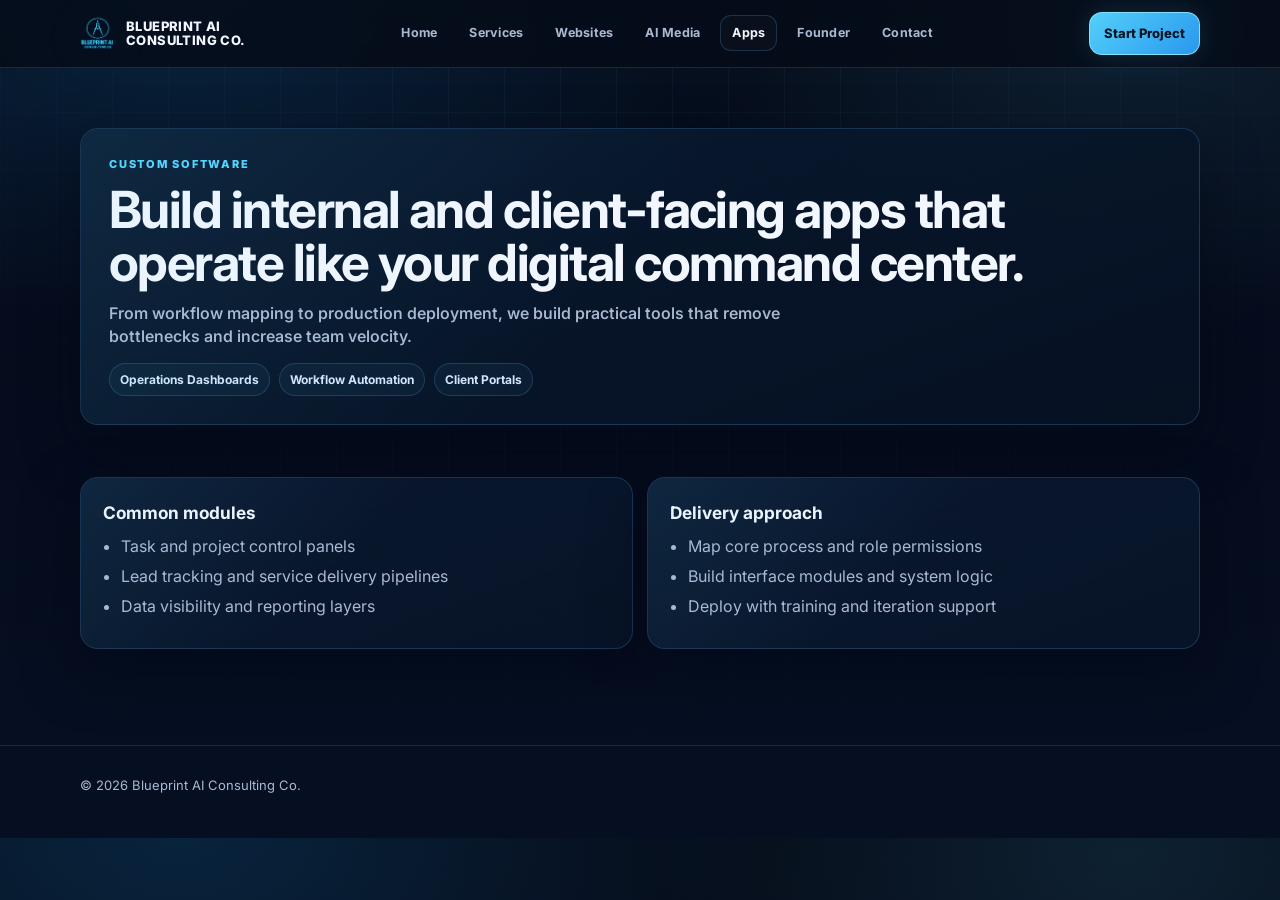
<file: app-builds/index.html>
<!doctype html>
<html lang="en">
<head><meta charset="utf-8" /><meta name="viewport" content="width=device-width, initial-scale=1" /><meta name="description" content="Blueprint AI custom app implementation services." /><title>App Builds | Blueprint AI Consulting Co.</title><link rel="icon" href="/logo.png" type="image/png" /><link rel="preconnect" href="https://fonts.googleapis.com" /><link rel="preconnect" href="https://fonts.gstatic.com" crossorigin /><link href="https://fonts.googleapis.com/css2?family=Inter:wght@400;500;600;700;800;900&display=swap" rel="stylesheet" /><link rel="stylesheet" href="/site-shell.css" /></head>
<body>
<div class="topbar"><div class="wrap"><nav aria-label="Primary"><a class="brand" href="/"><img src="/logo.png" alt="Blueprint AI Consulting Co. logo" /><div class="name">Blueprint AI<br/>Consulting Co.</div></a><div class="links"><a href="/">Home</a><a href="/services">Services</a><a href="/website-builds">Websites</a><a href="/ad-creative">AI Media</a><a href="/app-builds" aria-current="page">Apps</a><a href="/work">Founder</a><a href="/contact">Contact</a></div><div class="cta"><a class="btn primary" href="/contact">Start Project</a></div></nav></div></div>
<div class="wrap"><main>
<section><article class="card hero-card"><p class="kicker">Custom Software</p><h1>Build internal and client-facing apps that operate like your digital command center.</h1><p class="sub">From workflow mapping to production deployment, we build practical tools that remove bottlenecks and increase team velocity.</p><div class="pill-row"><span class="pill">Operations Dashboards</span><span class="pill">Workflow Automation</span><span class="pill">Client Portals</span></div></article></section>
<section><div class="grid2"><article class="card"><h3>Common modules</h3><ul class="list"><li>Task and project control panels</li><li>Lead tracking and service delivery pipelines</li><li>Data visibility and reporting layers</li></ul></article><article class="card"><h3>Delivery approach</h3><ul class="list"><li>Map core process and role permissions</li><li>Build interface modules and system logic</li><li>Deploy with training and iteration support</li></ul></article></div></section>
</main></div>
<footer class="footer"><div class="wrap">© <span data-year></span> Blueprint AI Consulting Co.</div></footer>
<script src="/contact-config.js"></script><script src="/site-shell.js"></script>
</body></html>
</file>
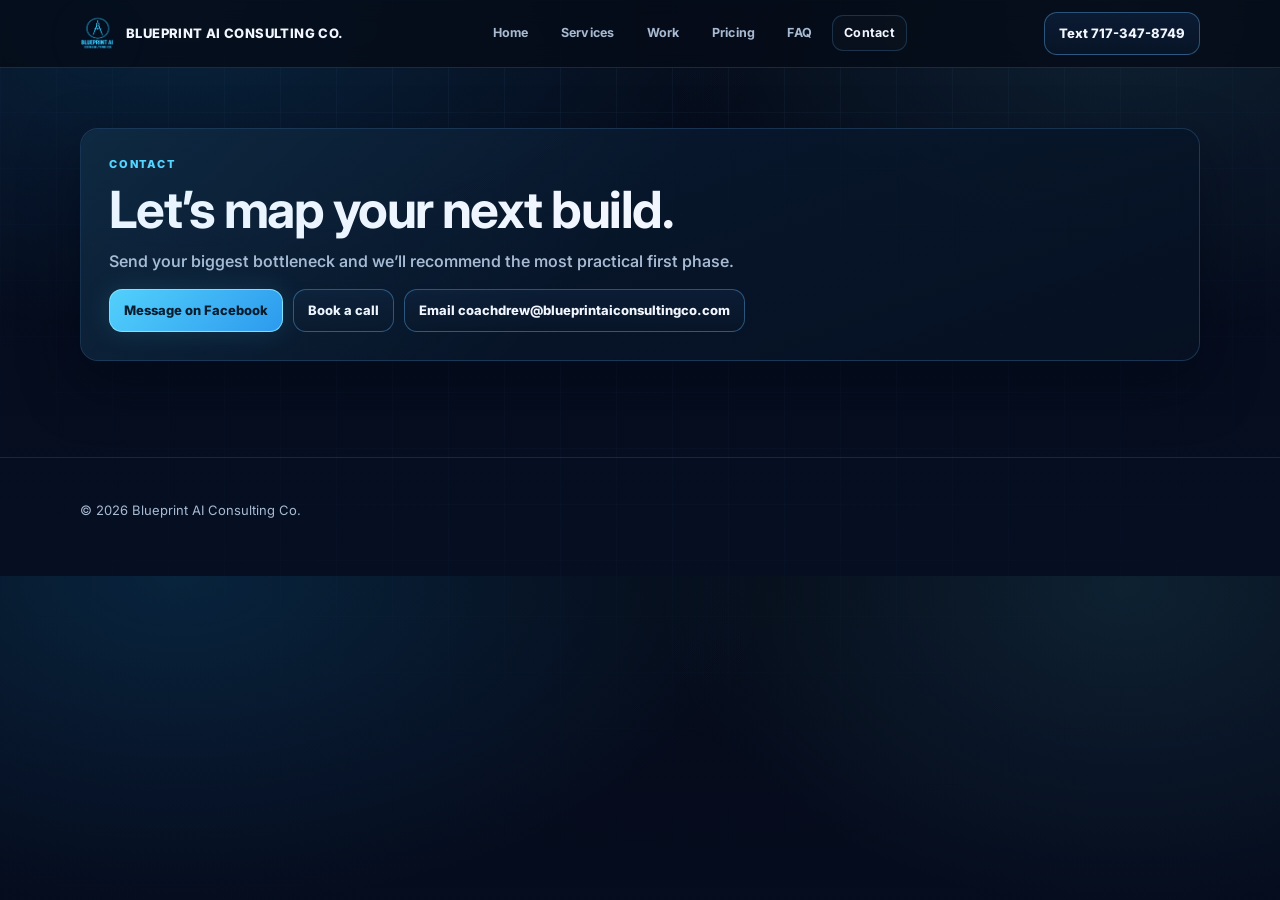
<file: contact/index.html>
<!doctype html><html lang="en"><head><meta charset="utf-8" /><meta name="viewport" content="width=device-width, initial-scale=1" /><meta name="description" content="Contact Blueprint AI Consulting Co." /><title>Contact | Blueprint AI Consulting Co.</title><link rel="icon" href="/logo.png" type="image/png" /><link rel="preconnect" href="https://fonts.googleapis.com" /><link rel="preconnect" href="https://fonts.gstatic.com" crossorigin /><link href="https://fonts.googleapis.com/css2?family=Inter:wght@400;500;600;700;800;900&display=swap" rel="stylesheet" /><link rel="stylesheet" href="/site-shell.css" /><link rel="canonical" href="https://blueprintaiconsultingco.com/contact" /></head><body><div class="topbar"><div class="wrap"><nav aria-label="Primary"><a class="brand" href="/"><img src="/logo.png" alt="Blueprint AI Consulting Co. logo" /><div class="name">Blueprint AI Consulting Co.</div></a><div class="links"><a href="/">Home</a><a href="/services">Services</a><a href="/work">Work</a><a href="/pricing">Pricing</a><a href="/faq">FAQ</a><a href="/contact" aria-current="page">Contact</a></div><div class="cta"><a class="btn green" href="sms:+17173478749">Text 717-347-8749</a></div></nav></div></div><div class="wrap"><main><section><div class="card hero-card"><div class="kicker">Contact</div><h1>Let’s map your next build.</h1><p class="sub">Send your biggest bottleneck and we’ll recommend the most practical first phase.</p><div class="hero-actions"><a class="btn primary" href="#" data-contact="messenger">Message on Facebook</a><a class="btn" href="#" data-contact="booking">Book a call</a><a class="btn" href="#" data-contact="email">Email</a></div></div></section></main></div><footer class="footer"><div class="wrap"><p>© <span data-year></span> Blueprint AI Consulting Co.</p></div></footer><script src="/contact-config.js"></script><script src="/site-shell.js"></script></body></html>
</file>
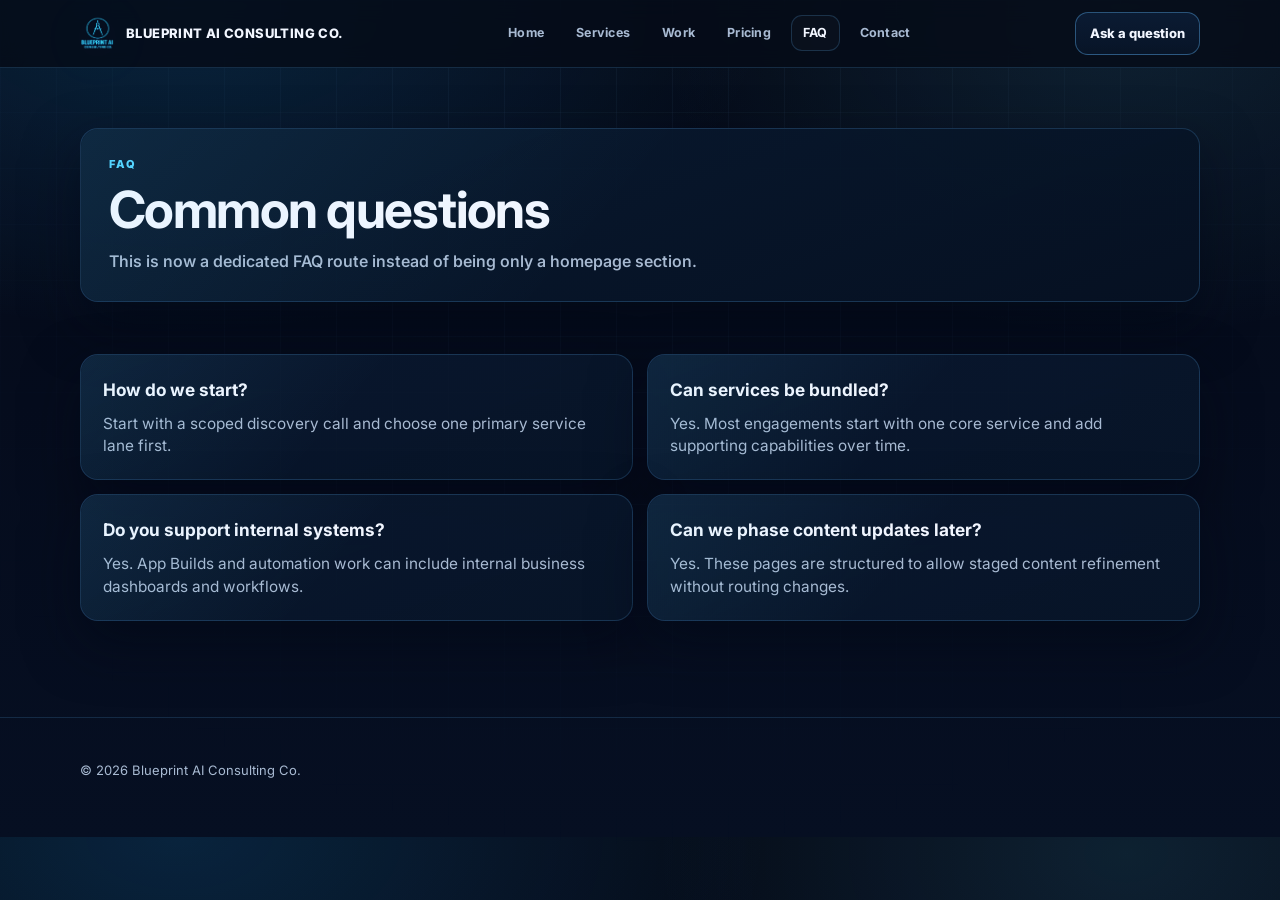
<file: faq/index.html>
<!doctype html><html lang="en"><head><meta charset="utf-8" /><meta name="viewport" content="width=device-width, initial-scale=1" /><meta name="description" content="Frequently asked questions for Blueprint AI Consulting Co." /><title>FAQ | Blueprint AI Consulting Co.</title><link rel="icon" href="/logo.png" type="image/png" /><link rel="preconnect" href="https://fonts.googleapis.com" /><link rel="preconnect" href="https://fonts.gstatic.com" crossorigin /><link href="https://fonts.googleapis.com/css2?family=Inter:wght@400;500;600;700;800;900&display=swap" rel="stylesheet" /><link rel="stylesheet" href="/site-shell.css" /><link rel="canonical" href="https://blueprintaiconsultingco.com/faq" /></head><body><div class="topbar"><div class="wrap"><nav aria-label="Primary"><a class="brand" href="/"><img src="/logo.png" alt="Blueprint AI Consulting Co. logo" /><div class="name">Blueprint AI Consulting Co.</div></a><div class="links"><a href="/">Home</a><a href="/services">Services</a><a href="/work">Work</a><a href="/pricing">Pricing</a><a href="/faq" aria-current="page">FAQ</a><a href="/contact">Contact</a></div><div class="cta"><a class="btn" href="/contact">Ask a question</a></div></nav></div></div><div class="wrap"><main><section><div class="card hero-card"><div class="kicker">FAQ</div><h1>Common questions</h1><p class="sub">This is now a dedicated FAQ route instead of being only a homepage section.</p></div></section><section><div class="grid2"><article class="card"><h3 style="color:var(--blue2);">How do we start?</h3><p class="fineprint">Start with a scoped discovery call and choose one primary service lane first.</p></article><article class="card"><h3 style="color:var(--blue2);">Can services be bundled?</h3><p class="fineprint">Yes. Most engagements start with one core service and add supporting capabilities over time.</p></article><article class="card"><h3 style="color:var(--blue2);">Do you support internal systems?</h3><p class="fineprint">Yes. App Builds and automation work can include internal business dashboards and workflows.</p></article><article class="card"><h3 style="color:var(--blue2);">Can we phase content updates later?</h3><p class="fineprint">Yes. These pages are structured to allow staged content refinement without routing changes.</p></article></div></section></main></div><footer class="footer"><div class="wrap"><p>© <span data-year></span> Blueprint AI Consulting Co.</p></div></footer><script src="/contact-config.js"></script><script src="/site-shell.js"></script></body></html>
</file>
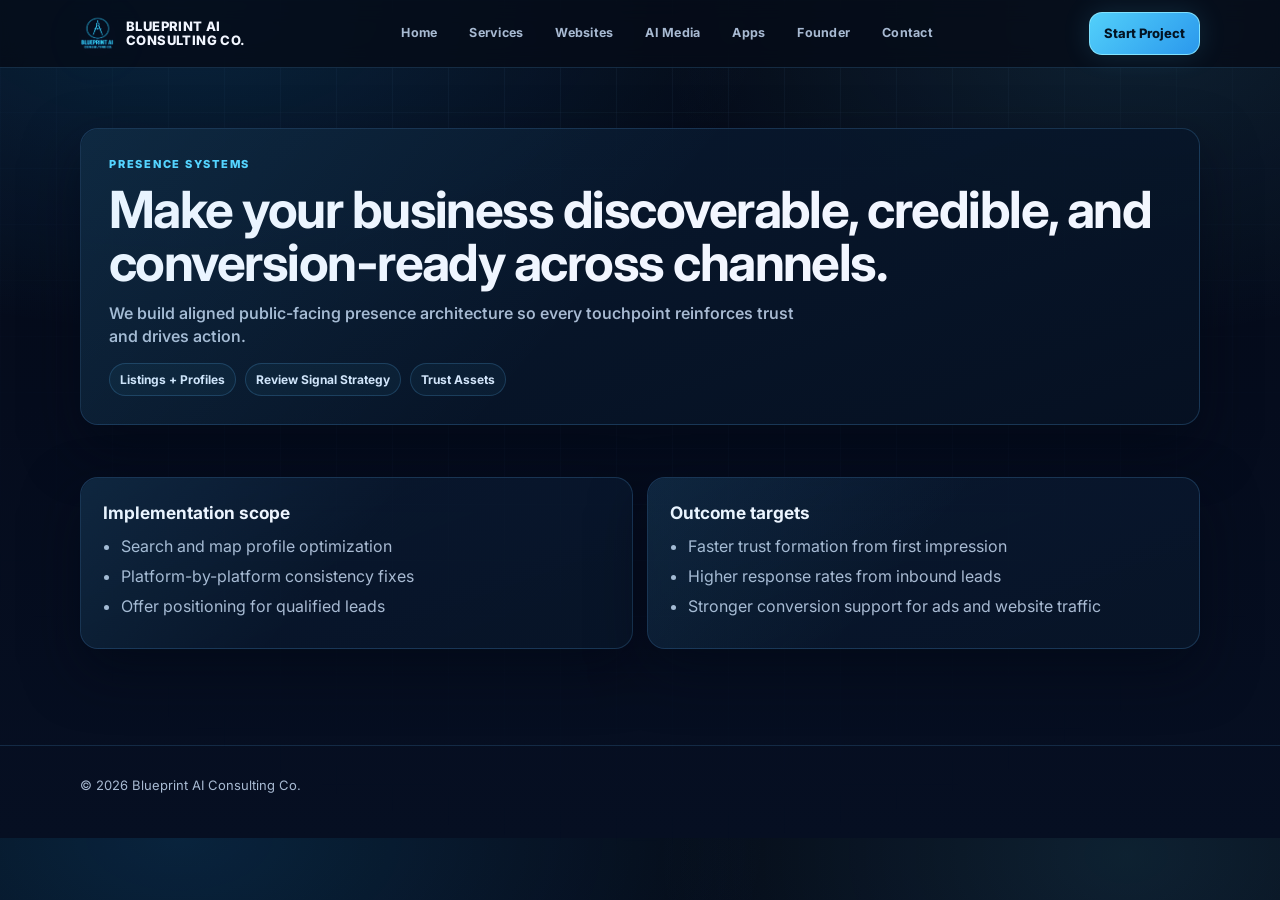
<file: online-presence-builds/index.html>
<!doctype html>
<html lang="en">
<head><meta charset="utf-8" /><meta name="viewport" content="width=device-width, initial-scale=1" /><meta name="description" content="Blueprint AI online presence implementation services." /><title>Online Presence Builds | Blueprint AI Consulting Co.</title><link rel="icon" href="/logo.png" type="image/png" /><link rel="preconnect" href="https://fonts.googleapis.com" /><link rel="preconnect" href="https://fonts.gstatic.com" crossorigin /><link href="https://fonts.googleapis.com/css2?family=Inter:wght@400;500;600;700;800;900&display=swap" rel="stylesheet" /><link rel="stylesheet" href="/site-shell.css" /></head>
<body>
<div class="topbar"><div class="wrap"><nav aria-label="Primary"><a class="brand" href="/"><img src="/logo.png" alt="Blueprint AI Consulting Co. logo" /><div class="name">Blueprint AI<br/>Consulting Co.</div></a><div class="links"><a href="/">Home</a><a href="/services">Services</a><a href="/website-builds">Websites</a><a href="/ad-creative">AI Media</a><a href="/app-builds">Apps</a><a href="/work">Founder</a><a href="/contact">Contact</a></div><div class="cta"><a class="btn primary" href="/contact">Start Project</a></div></nav></div></div>
<div class="wrap"><main>
<section><article class="card hero-card"><p class="kicker">Presence Systems</p><h1>Make your business discoverable, credible, and conversion-ready across channels.</h1><p class="sub">We build aligned public-facing presence architecture so every touchpoint reinforces trust and drives action.</p><div class="pill-row"><span class="pill">Listings + Profiles</span><span class="pill">Review Signal Strategy</span><span class="pill">Trust Assets</span></div></article></section>
<section><div class="grid2"><article class="card"><h3>Implementation scope</h3><ul class="list"><li>Search and map profile optimization</li><li>Platform-by-platform consistency fixes</li><li>Offer positioning for qualified leads</li></ul></article><article class="card"><h3>Outcome targets</h3><ul class="list"><li>Faster trust formation from first impression</li><li>Higher response rates from inbound leads</li><li>Stronger conversion support for ads and website traffic</li></ul></article></div></section>
</main></div>
<footer class="footer"><div class="wrap">© <span data-year></span> Blueprint AI Consulting Co.</div></footer>
<script src="/contact-config.js"></script><script src="/site-shell.js"></script>
</body></html>
</file>
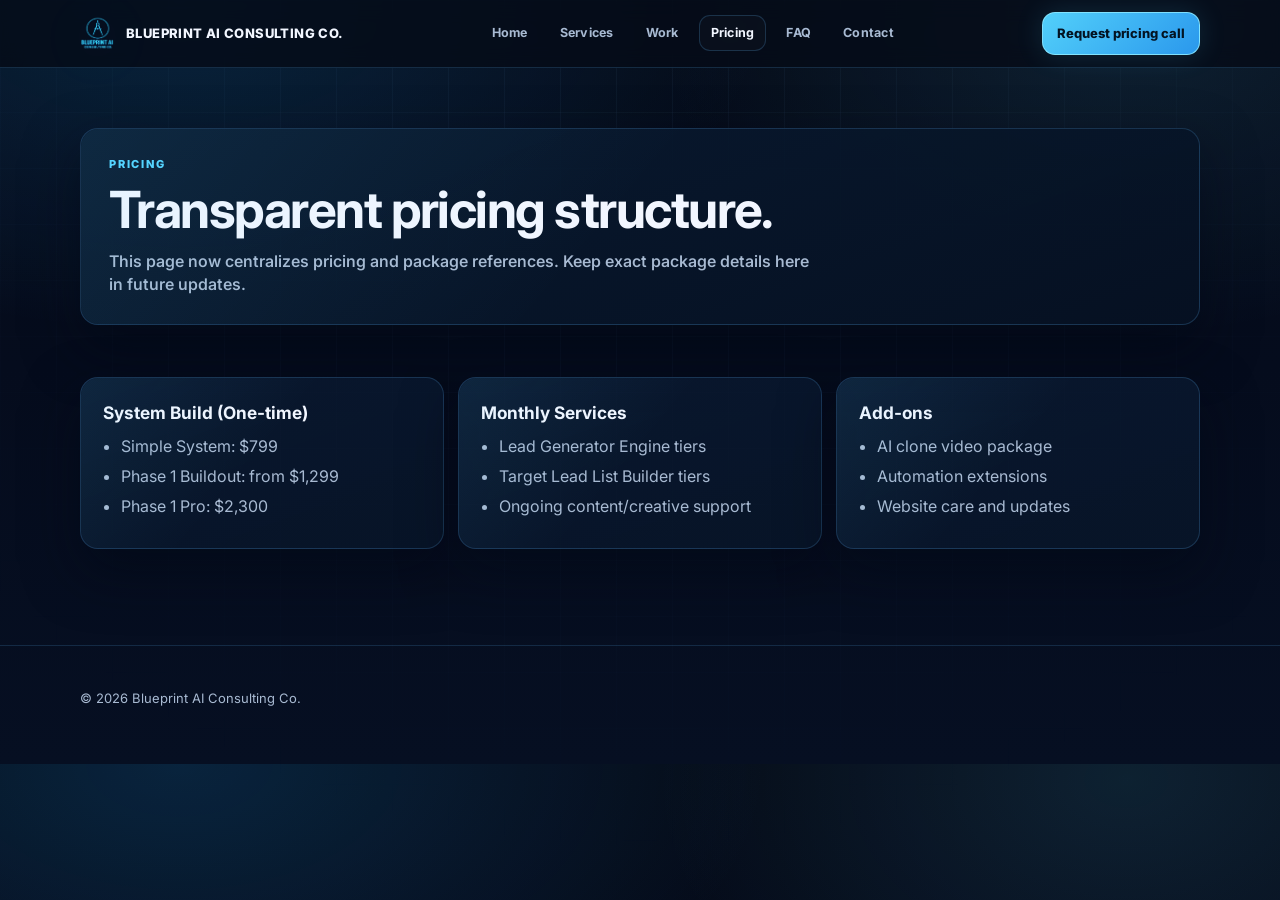
<file: pricing/index.html>
<!doctype html><html lang="en"><head><meta charset="utf-8" /><meta name="viewport" content="width=device-width, initial-scale=1" /><meta name="description" content="Pricing overview for Blueprint AI Consulting Co." /><title>Pricing | Blueprint AI Consulting Co.</title><link rel="icon" href="/logo.png" type="image/png" /><link rel="preconnect" href="https://fonts.googleapis.com" /><link rel="preconnect" href="https://fonts.gstatic.com" crossorigin /><link href="https://fonts.googleapis.com/css2?family=Inter:wght@400;500;600;700;800;900&display=swap" rel="stylesheet" /><link rel="stylesheet" href="/site-shell.css" /><link rel="canonical" href="https://blueprintaiconsultingco.com/pricing" /></head><body><div class="topbar"><div class="wrap"><nav aria-label="Primary"><a class="brand" href="/"><img src="/logo.png" alt="Blueprint AI Consulting Co. logo" /><div class="name">Blueprint AI Consulting Co.</div></a><div class="links"><a href="/">Home</a><a href="/services">Services</a><a href="/work">Work</a><a href="/pricing" aria-current="page">Pricing</a><a href="/faq">FAQ</a><a href="/contact">Contact</a></div><div class="cta"><a class="btn primary" href="/contact">Request pricing call</a></div></nav></div></div><div class="wrap"><main><section><div class="card hero-card"><div class="kicker">Pricing</div><h1>Transparent pricing structure.</h1><p class="sub">This page now centralizes pricing and package references. Keep exact package details here in future updates.</p></div></section><section><div class="grid3"><article class="card"><h3 style="color:var(--blue2);">System Build (One-time)</h3><ul class="list"><li>Simple System: $799</li><li>Phase 1 Buildout: from $1,299</li><li>Phase 1 Pro: $2,300</li></ul></article><article class="card"><h3 style="color:var(--blue2);">Monthly Services</h3><ul class="list"><li>Lead Generator Engine tiers</li><li>Target Lead List Builder tiers</li><li>Ongoing content/creative support</li></ul></article><article class="card"><h3 style="color:var(--blue2);">Add-ons</h3><ul class="list"><li>AI clone video package</li><li>Automation extensions</li><li>Website care and updates</li></ul></article></div></section></main></div><footer class="footer"><div class="wrap"><p>© <span data-year></span> Blueprint AI Consulting Co.</p></div></footer><script src="/contact-config.js"></script><script src="/site-shell.js"></script></body></html>
</file>
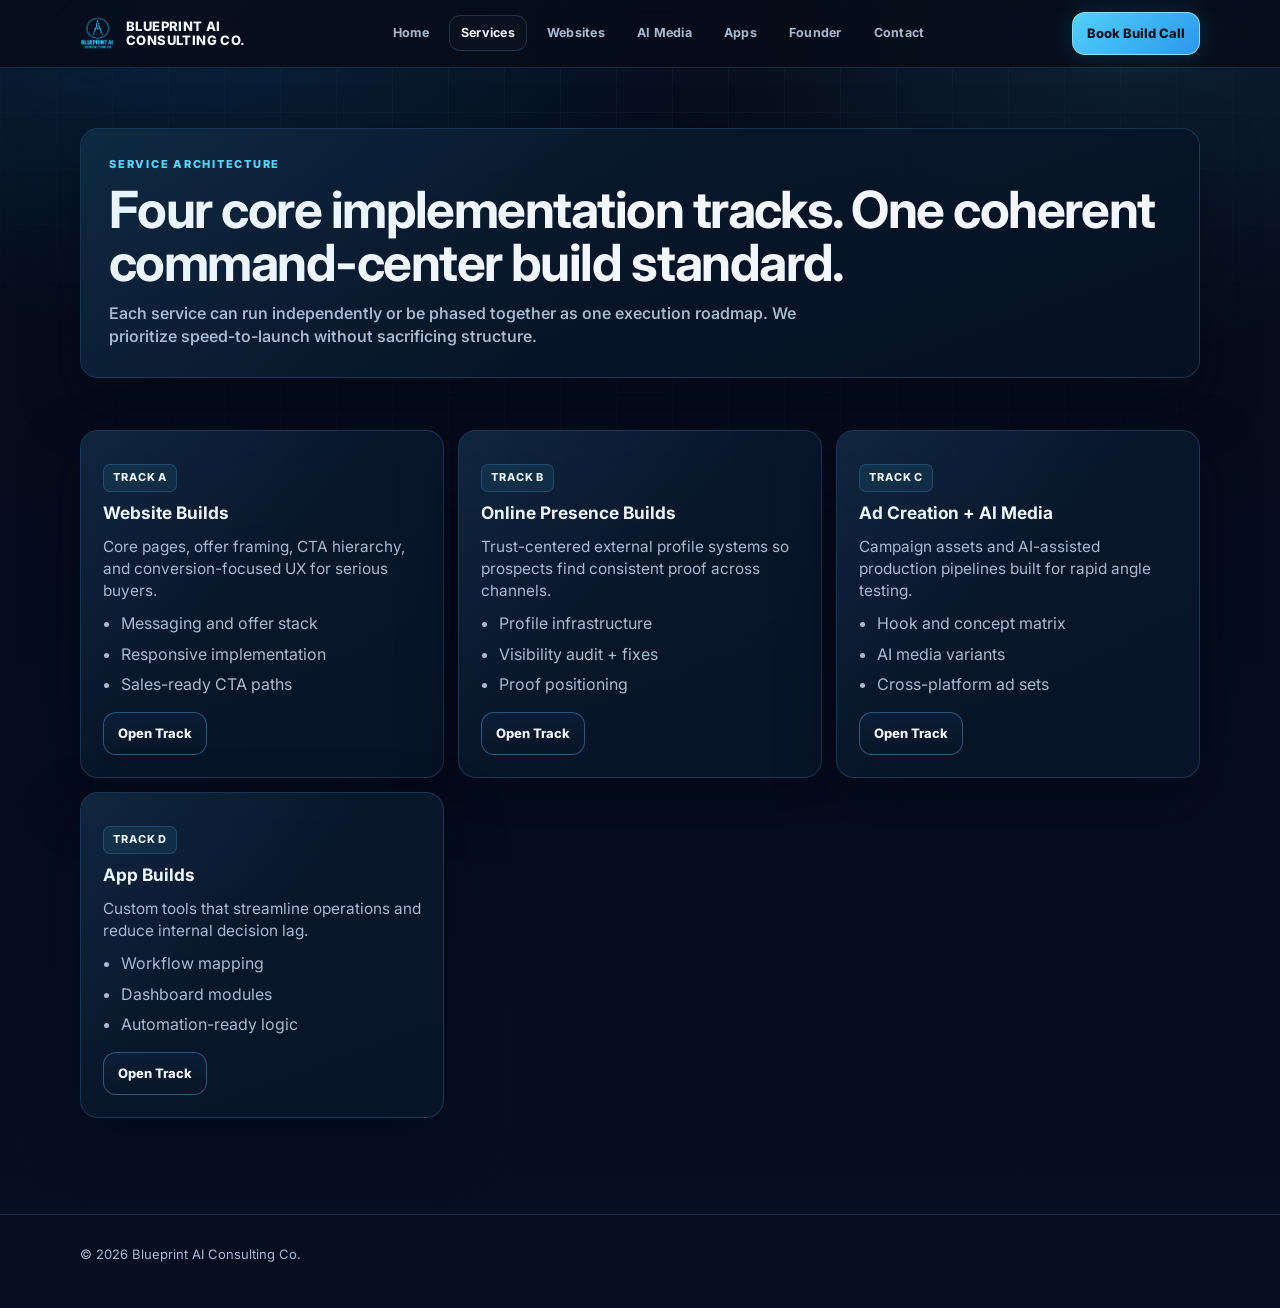
<file: services/index.html>
<!doctype html>
<html lang="en">
<head>
  <meta charset="utf-8" />
  <meta name="viewport" content="width=device-width, initial-scale=1" />
  <meta name="description" content="Blueprint AI service stack: website builds, online presence, ad creation with AI media, and custom app builds." />
  <title>Services | Blueprint AI Consulting Co.</title>
  <link rel="icon" href="/logo.png" type="image/png" />
  <link rel="preconnect" href="https://fonts.googleapis.com" />
  <link rel="preconnect" href="https://fonts.gstatic.com" crossorigin />
  <link href="https://fonts.googleapis.com/css2?family=Inter:wght@400;500;600;700;800;900&display=swap" rel="stylesheet" />
  <link rel="stylesheet" href="/site-shell.css" />
</head>
<body>
  <div class="topbar"><div class="wrap"><nav aria-label="Primary"><a class="brand" href="/"><img src="/logo.png" alt="Blueprint AI Consulting Co. logo" /><div class="name">Blueprint AI<br/>Consulting Co.</div></a><div class="links"><a href="/">Home</a><a href="/services" aria-current="page">Services</a><a href="/website-builds">Websites</a><a href="/ad-creative">AI Media</a><a href="/app-builds">Apps</a><a href="/work">Founder</a><a href="/contact">Contact</a></div><div class="cta"><a class="btn primary" href="/contact" data-contact="booking">Book Build Call</a></div></nav></div></div>
  <div class="wrap"><main>
    <section><article class="card hero-card"><p class="kicker">Service Architecture</p><h1>Four core implementation tracks. One coherent command-center build standard.</h1><p class="sub">Each service can run independently or be phased together as one execution roadmap. We prioritize speed-to-launch without sacrificing structure.</p></article></section>
    <section><div class="service-grid">
      <article class="card"><p class="panel-label">Track A</p><h3>Website Builds</h3><p class="fineprint">Core pages, offer framing, CTA hierarchy, and conversion-focused UX for serious buyers.</p><ul class="list"><li>Messaging and offer stack</li><li>Responsive implementation</li><li>Sales-ready CTA paths</li></ul><div class="hero-actions"><a class="btn" href="/website-builds">Open Track</a></div></article>
      <article class="card"><p class="panel-label">Track B</p><h3>Online Presence Builds</h3><p class="fineprint">Trust-centered external profile systems so prospects find consistent proof across channels.</p><ul class="list"><li>Profile infrastructure</li><li>Visibility audit + fixes</li><li>Proof positioning</li></ul><div class="hero-actions"><a class="btn" href="/online-presence-builds">Open Track</a></div></article>
      <article class="card"><p class="panel-label">Track C</p><h3>Ad Creation + AI Media</h3><p class="fineprint">Campaign assets and AI-assisted production pipelines built for rapid angle testing.</p><ul class="list"><li>Hook and concept matrix</li><li>AI media variants</li><li>Cross-platform ad sets</li></ul><div class="hero-actions"><a class="btn" href="/ad-creative">Open Track</a></div></article>
      <article class="card"><p class="panel-label">Track D</p><h3>App Builds</h3><p class="fineprint">Custom tools that streamline operations and reduce internal decision lag.</p><ul class="list"><li>Workflow mapping</li><li>Dashboard modules</li><li>Automation-ready logic</li></ul><div class="hero-actions"><a class="btn" href="/app-builds">Open Track</a></div></article>
    </div></section>
  </main></div>
  <footer class="footer"><div class="wrap">© <span data-year></span> Blueprint AI Consulting Co.</div></footer>
  <script src="/contact-config.js"></script><script src="/site-shell.js"></script>
</body>
</html>
</file>
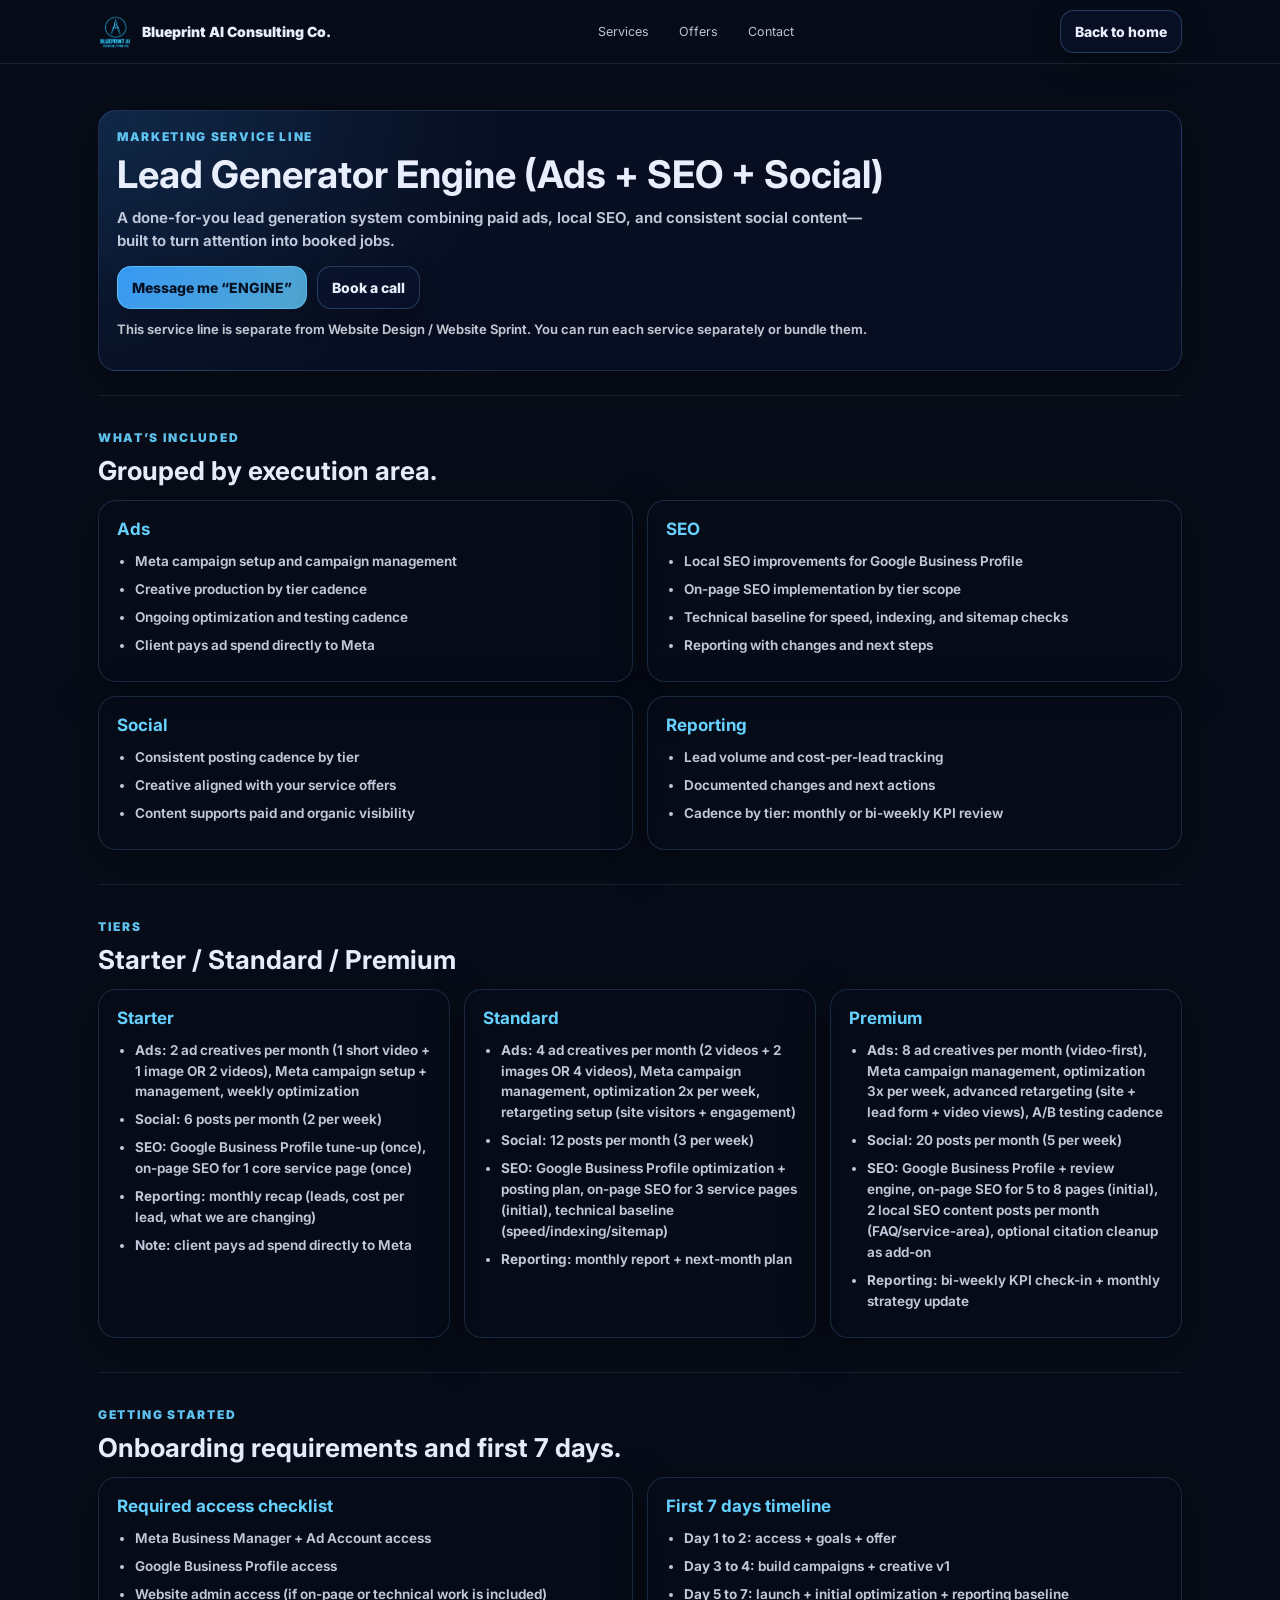
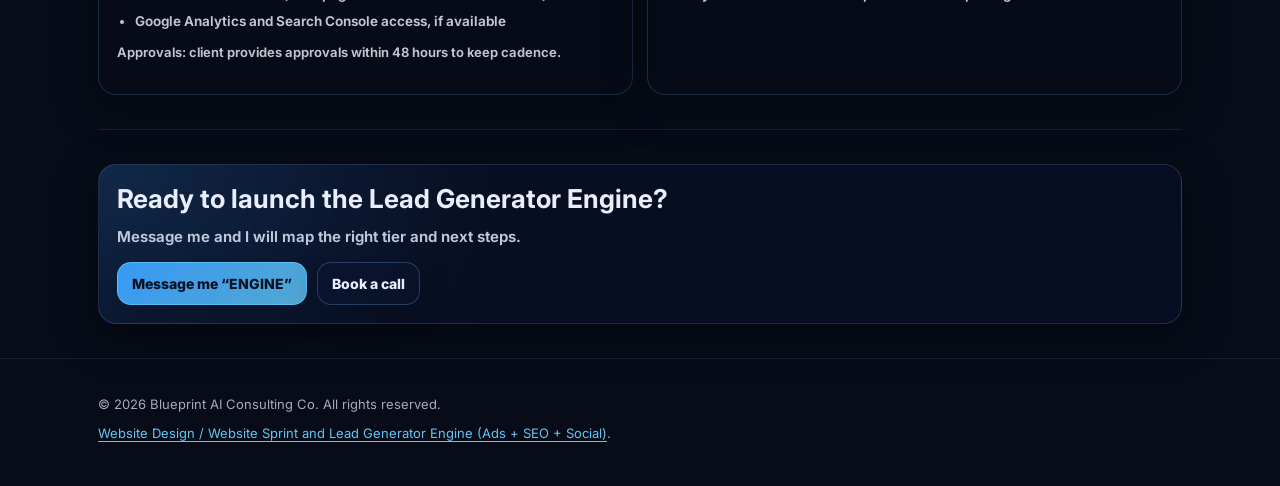
<file: lead-generator-engine.html>
<!doctype html>
<html lang="en">
<head>
  <meta charset="utf-8" />
  <meta name="viewport" content="width=device-width, initial-scale=1" />
  <meta name="description" content="Lead Generator Engine (Ads + SEO + Social) by Blueprint AI Consulting Co." />
  <meta name="robots" content="index, follow" />
  <meta name="theme-color" content="#070c18" />
  <title>Lead Generator Engine (Ads + SEO + Social) | Blueprint AI Consulting Co.</title>
  <link rel="icon" href="logo.png" type="image/png" />
  <link rel="apple-touch-icon" href="logo.png" />
  <link rel="preconnect" href="https://fonts.googleapis.com" />
  <link rel="preconnect" href="https://fonts.gstatic.com" crossorigin />
  <link href="https://fonts.googleapis.com/css2?family=Inter:wght@400;500;600;700;800;900&display=swap" rel="stylesheet" />
  <link rel="canonical" href="https://blueprintaiconsultingco.com/lead-generator-engine.html" />
  <style>
    :root{--bg:#070c18;--panel: rgba(7,12,24,.52);--panel2: rgba(10,16,40,.58);--text:#e9eefc;--blue:#3aa0ff;--blue2:#66d0ff;--green:#12d35f;--radius:18px;--border:rgba(120,180,255,.18);--border2:rgba(120,180,255,.26);--shadow:0 12px 44px rgba(0,0,0,.35);}
    *{box-sizing:border-box} html,body{margin:0;padding:0;background:var(--bg);color:var(--text);font-family:Inter,system-ui,-apple-system,Segoe UI,Roboto,Arial,sans-serif}
    a{color:inherit;text-decoration:none} .wrap{max-width:1120px;margin:0 auto;padding:0 18px}
    .topbar{position:sticky;top:0;z-index:20;backdrop-filter:saturate(1.2) blur(8px);background:rgba(7,12,24,.78);border-bottom:1px solid rgba(120,180,255,.14)}
    nav{display:flex;align-items:center;justify-content:space-between;gap:14px;padding:10px 0}
    .brand{display:flex;align-items:center;gap:10px;font-weight:900}.brand img{width:34px;height:34px;object-fit:contain}.name{font-size:14px}
    .links{display:flex;gap:8px;flex-wrap:wrap}.links a{font-size:12.5px;padding:8px 10px;border-radius:999px;border:1px solid transparent;color:rgba(207,216,234,.9)}
    .links a:hover{border-color:rgba(120,180,255,.22);background:rgba(255,255,255,.04)}
    .btn{display:inline-flex;align-items:center;justify-content:center;padding:12px 14px;border-radius:14px;border:1px solid var(--border2);background:rgba(12,20,48,.58);color:var(--text);font-weight:800;font-size:14px;box-shadow:0 10px 30px rgba(0,0,0,.22)}
    .btn.primary{background:linear-gradient(135deg, rgba(58,160,255,.95), rgba(102,208,255,.78));border-color:rgba(102,208,255,.60);color:#061023}
    .hero{padding:46px 0 24px}.card{border-radius:var(--radius);border:1px solid var(--border);background:var(--panel);box-shadow:var(--shadow);padding:18px}
    .hero-card{background:radial-gradient(700px 520px at 0% 0%, rgba(58,160,255,.18), transparent 58%),var(--panel2)}
    h1{font-size:38px;line-height:1.08;margin:0} h2{font-size:26px;margin:0} h3{margin:0;font-size:17px}
    .kicker{color:rgba(102,208,255,.92);font-size:12px;font-weight:900;letter-spacing:.14em;text-transform:uppercase;margin-bottom:10px}
    .sub{margin:12px 0 0;color:rgba(207,216,234,.92);font-size:15px;line-height:1.5;font-weight:650;max-width:75ch}
    section{padding:34px 0;border-top:1px solid rgba(120,180,255,.12)} section:first-of-type{border-top:none}
    .grid2{display:grid;grid-template-columns:repeat(2,minmax(0,1fr));gap:14px;margin-top:14px}
    .grid3{display:grid;grid-template-columns:repeat(3,minmax(0,1fr));gap:14px;margin-top:14px}
    .list{margin:12px 0 0;padding:0 0 0 18px;color:rgba(207,216,234,.92);font-weight:650;line-height:1.55;font-size:13.5px}.list li{margin:7px 0}
    .fineprint{color:rgba(226,232,240,.85);font-weight:650;font-size:13px;line-height:1.55;margin-top:10px}
    .hero-actions{display:flex;gap:10px;flex-wrap:wrap;margin-top:14px}
    .footer{border-top:1px solid rgba(120,180,255,.12);padding:24px 0 32px;color:rgba(207,216,234,.78);font-size:13px}
    @media (max-width:980px){.grid2,.grid3{grid-template-columns:1fr}.links{display:none}h1{font-size:32px}}
  </style>
</head>
<body>
  <div class="topbar">
    <div class="wrap">
      <nav aria-label="Primary">
        <div class="brand">
          <img src="logo.png" alt="Blueprint AI Consulting Co. logo" />
          <div class="name">Blueprint AI Consulting Co.</div>
        </div>
        <div class="links" aria-label="Site pages">
          <a href="index.html#services">Services</a>
          <a href="index.html#offers">Offers</a>
          <a href="index.html#contact">Contact</a>
        </div>
        <a class="btn" href="index.html">Back to home</a>
      </nav>
    </div>
  </div>

  <div class="wrap">
    <main id="content">
      <section class="hero" aria-label="Hero">
        <div class="card hero-card">
          <div class="kicker">Marketing service line</div>
          <h1>Lead Generator Engine (Ads + SEO + Social)</h1>
          <p class="sub">A done-for-you lead generation system combining paid ads, local SEO, and consistent social content—built to turn attention into booked jobs.</p>
          <div class="hero-actions">
            <a class="btn primary" href="#" data-contact="messenger">Message me “ENGINE”</a>
            <a class="btn" href="#" data-contact="booking">Book a call</a>
          </div>
          <p class="fineprint">This service line is separate from Website Design / Website Sprint. You can run each service separately or bundle them.</p>
        </div>
      </section>

      <section aria-label="What is included">
        <div class="kicker">What’s included</div>
        <h2>Grouped by execution area.</h2>
        <div class="grid2">
          <article class="card">
            <h3 style="color:var(--blue2);">Ads</h3>
            <ul class="list">
              <li>Meta campaign setup and campaign management</li>
              <li>Creative production by tier cadence</li>
              <li>Ongoing optimization and testing cadence</li>
              <li>Client pays ad spend directly to Meta</li>
            </ul>
          </article>
          <article class="card">
            <h3 style="color:var(--blue2);">SEO</h3>
            <ul class="list">
              <li>Local SEO improvements for Google Business Profile</li>
              <li>On-page SEO implementation by tier scope</li>
              <li>Technical baseline for speed, indexing, and sitemap checks</li>
              <li>Reporting with changes and next steps</li>
            </ul>
          </article>
          <article class="card">
            <h3 style="color:var(--blue2);">Social</h3>
            <ul class="list">
              <li>Consistent posting cadence by tier</li>
              <li>Creative aligned with your service offers</li>
              <li>Content supports paid and organic visibility</li>
            </ul>
          </article>
          <article class="card">
            <h3 style="color:var(--blue2);">Reporting</h3>
            <ul class="list">
              <li>Lead volume and cost-per-lead tracking</li>
              <li>Documented changes and next actions</li>
              <li>Cadence by tier: monthly or bi-weekly KPI review</li>
            </ul>
          </article>
        </div>
      </section>

      <section aria-label="Tiers">
        <div class="kicker">Tiers</div>
        <h2>Starter / Standard / Premium</h2>
        <div class="grid3">
          <article class="card">
            <h3 style="color:var(--blue2);">Starter</h3>
            <ul class="list">
              <li><strong>Ads:</strong> 2 ad creatives per month (1 short video + 1 image OR 2 videos), Meta campaign setup + management, weekly optimization</li>
              <li><strong>Social:</strong> 6 posts per month (2 per week)</li>
              <li><strong>SEO:</strong> Google Business Profile tune-up (once), on-page SEO for 1 core service page (once)</li>
              <li><strong>Reporting:</strong> monthly recap (leads, cost per lead, what we are changing)</li>
              <li><strong>Note:</strong> client pays ad spend directly to Meta</li>
            </ul>
          </article>
          <article class="card">
            <h3 style="color:var(--blue2);">Standard</h3>
            <ul class="list">
              <li><strong>Ads:</strong> 4 ad creatives per month (2 videos + 2 images OR 4 videos), Meta campaign management, optimization 2x per week, retargeting setup (site visitors + engagement)</li>
              <li><strong>Social:</strong> 12 posts per month (3 per week)</li>
              <li><strong>SEO:</strong> Google Business Profile optimization + posting plan, on-page SEO for 3 service pages (initial), technical baseline (speed/indexing/sitemap)</li>
              <li><strong>Reporting:</strong> monthly report + next-month plan</li>
            </ul>
          </article>
          <article class="card">
            <h3 style="color:var(--blue2);">Premium</h3>
            <ul class="list">
              <li><strong>Ads:</strong> 8 ad creatives per month (video-first), Meta campaign management, optimization 3x per week, advanced retargeting (site + lead form + video views), A/B testing cadence</li>
              <li><strong>Social:</strong> 20 posts per month (5 per week)</li>
              <li><strong>SEO:</strong> Google Business Profile + review engine, on-page SEO for 5 to 8 pages (initial), 2 local SEO content posts per month (FAQ/service-area), optional citation cleanup as add-on</li>
              <li><strong>Reporting:</strong> bi-weekly KPI check-in + monthly strategy update</li>
            </ul>
          </article>
        </div>
      </section>

      <section aria-label="Getting started and onboarding">
        <div class="kicker">Getting started</div>
        <h2>Onboarding requirements and first 7 days.</h2>
        <div class="grid2">
          <article class="card">
            <h3 style="color:var(--blue2);">Required access checklist</h3>
            <ul class="list">
              <li>Meta Business Manager + Ad Account access</li>
              <li>Google Business Profile access</li>
              <li>Website admin access (if on-page or technical work is included)</li>
              <li>Google Analytics and Search Console access, if available</li>
            </ul>
            <p class="fineprint">Approvals: client provides approvals within 48 hours to keep cadence.</p>
          </article>
          <article class="card">
            <h3 style="color:var(--blue2);">First 7 days timeline</h3>
            <ul class="list">
              <li><strong>Day 1 to 2:</strong> access + goals + offer</li>
              <li><strong>Day 3 to 4:</strong> build campaigns + creative v1</li>
              <li><strong>Day 5 to 7:</strong> launch + initial optimization + reporting baseline</li>
            </ul>
          </article>
        </div>
      </section>

      <section aria-label="Call to action">
        <div class="card hero-card">
          <h2>Ready to launch the Lead Generator Engine?</h2>
          <p class="sub">Message me and I will map the right tier and next steps.</p>
          <div class="hero-actions">
            <a class="btn primary" href="#" data-contact="messenger">Message me “ENGINE”</a>
            <a class="btn" href="#" data-contact="booking">Book a call</a>
          </div>
        </div>
      </section>
    </main>
  </div>

  <footer class="footer" aria-label="Footer">
    <div class="wrap">
      <p>© <span id="year"></span> Blueprint AI Consulting Co. All rights reserved.</p>
      <p><a href="index.html#services" style="text-decoration:underline; text-underline-offset:3px; color:rgba(102,208,255,.95);">Website Design / Website Sprint and Lead Generator Engine (Ads + SEO + Social)</a>.</p>
    </div>
  </footer>

  <script src="contact-config.js"></script>
  <script>
    document.getElementById('year').textContent = new Date().getFullYear();
    const { BOOKING_URL, EMAIL, FACEBOOK_MESSENGER_URL } = window.CONTACT_CONFIG || {};
    document.querySelectorAll('[data-contact="booking"]').forEach((el) => {
      if (BOOKING_URL) { el.setAttribute('href', BOOKING_URL); el.setAttribute('target', '_blank'); el.setAttribute('rel', 'noreferrer'); }
    });
    document.querySelectorAll('[data-contact="messenger"]').forEach((el) => {
      if (FACEBOOK_MESSENGER_URL) { el.setAttribute('href', FACEBOOK_MESSENGER_URL); el.setAttribute('target', '_blank'); el.setAttribute('rel', 'noreferrer'); }
    });
    document.querySelectorAll('[data-contact="email"]').forEach((el) => {
      if (EMAIL) { el.setAttribute('href', `mailto:${EMAIL}`); }
    });
  </script>
</body>
</html>
</file>
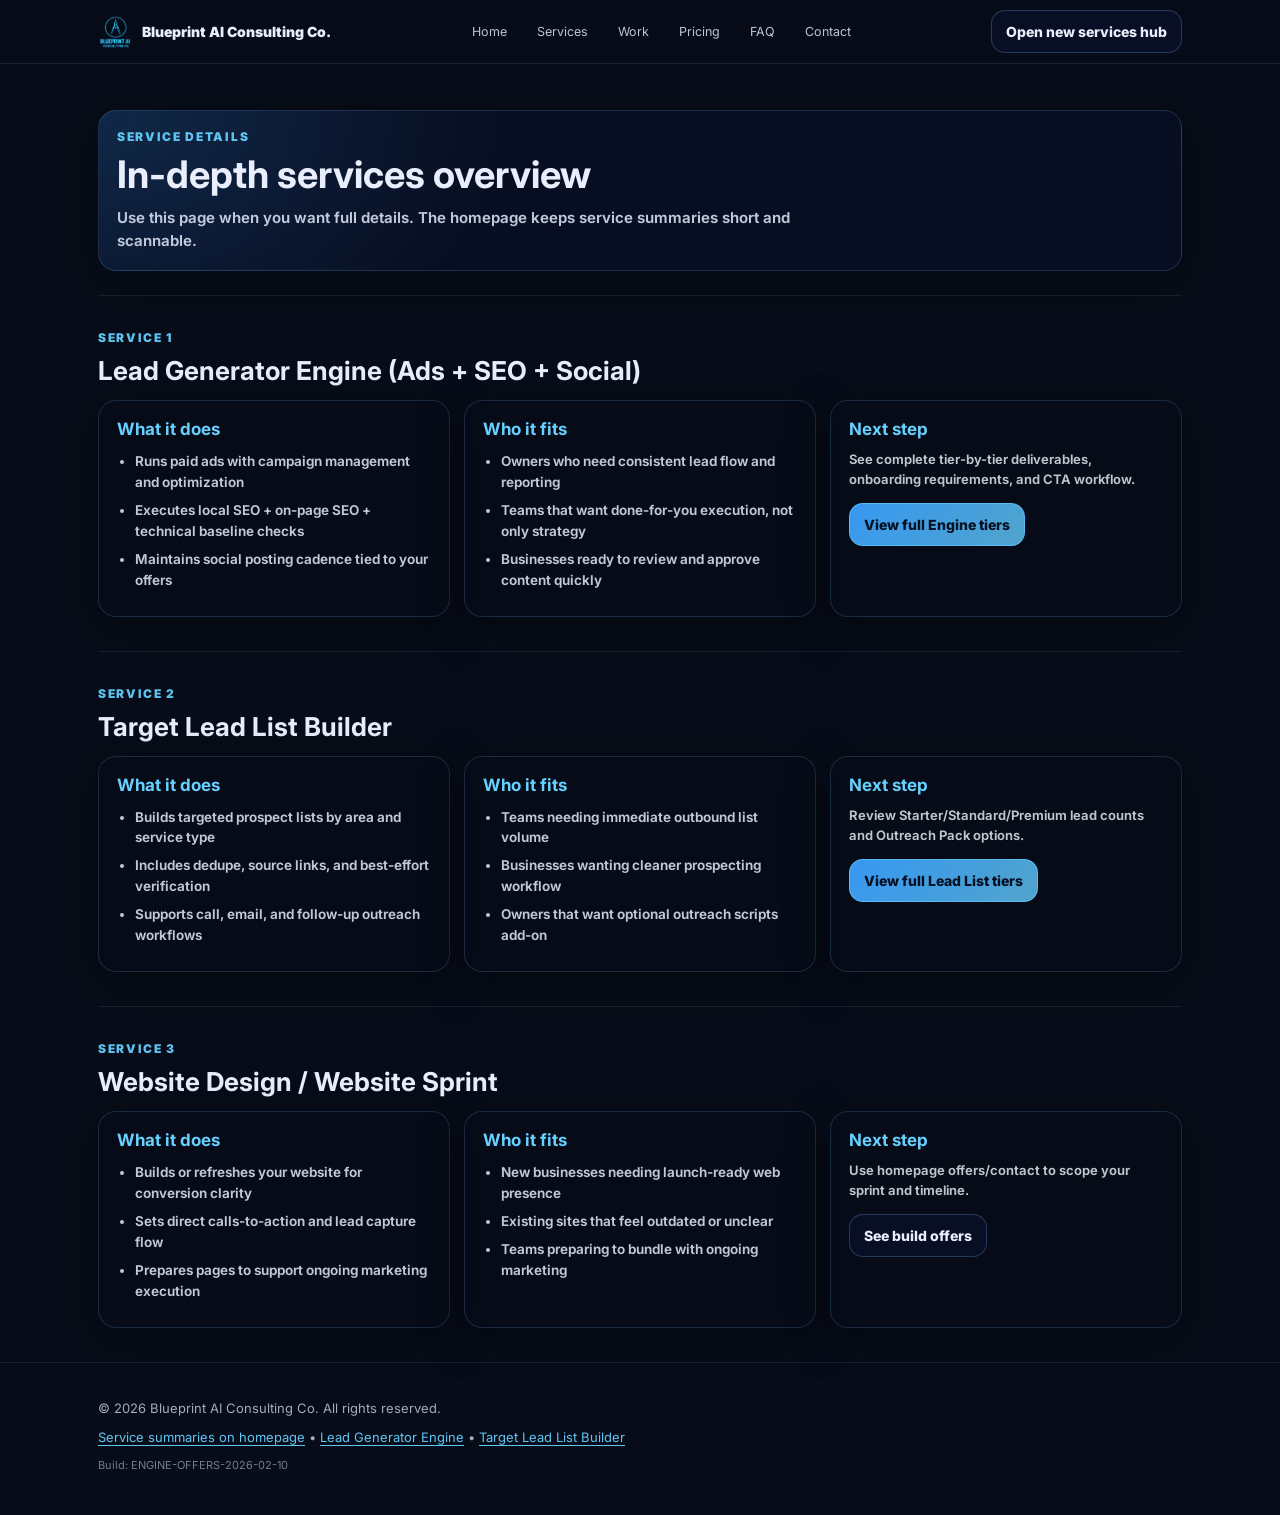
<file: services.html>
<!doctype html>
<html lang="en">
<head>
  <meta charset="utf-8" />
  <meta name="viewport" content="width=device-width, initial-scale=1" />
  <meta name="description" content="Service details for Blueprint AI Consulting Co." />
  <meta name="robots" content="index, follow" />
  <meta name="theme-color" content="#070c18" />
  <title>Services Details | Blueprint AI Consulting Co.</title>
  <link rel="icon" href="logo.png" type="image/png" />
  <link rel="apple-touch-icon" href="logo.png" />
  <link rel="preconnect" href="https://fonts.googleapis.com" />
  <link rel="preconnect" href="https://fonts.gstatic.com" crossorigin />
  <link href="https://fonts.googleapis.com/css2?family=Inter:wght@400;500;600;700;800;900&display=swap" rel="stylesheet" />
  <link rel="canonical" href="https://blueprintaiconsultingco.com/services" />
  <style>
    :root{--bg:#070c18;--panel: rgba(7,12,24,.52);--panel2: rgba(10,16,40,.58);--text:#e9eefc;--blue2:#66d0ff;--radius:18px;--border:rgba(120,180,255,.18);--border2:rgba(120,180,255,.26);--shadow:0 12px 44px rgba(0,0,0,.35);}*{box-sizing:border-box}html,body{margin:0;padding:0;background:var(--bg);color:var(--text);font-family:Inter,system-ui,-apple-system,Segoe UI,Roboto,Arial,sans-serif}a{color:inherit;text-decoration:none}.wrap{max-width:1120px;margin:0 auto;padding:0 18px}.topbar{position:sticky;top:0;z-index:20;backdrop-filter:saturate(1.2) blur(8px);background:rgba(7,12,24,.78);border-bottom:1px solid rgba(120,180,255,.14)}nav{display:flex;align-items:center;justify-content:space-between;gap:14px;padding:10px 0}.brand{display:flex;align-items:center;gap:10px;font-weight:900}.brand img{width:34px;height:34px;object-fit:contain}.name{font-size:14px}.links{display:flex;gap:8px;flex-wrap:wrap}.links a{font-size:12.5px;padding:8px 10px;border-radius:999px;border:1px solid transparent;color:rgba(207,216,234,.9)}.links a:hover{border-color:rgba(120,180,255,.22);background:rgba(255,255,255,.04)}.btn{display:inline-flex;align-items:center;justify-content:center;padding:12px 14px;border-radius:14px;border:1px solid var(--border2);background:rgba(12,20,48,.58);color:var(--text);font-weight:800;font-size:14px}.btn.primary{background:linear-gradient(135deg, rgba(58,160,255,.95), rgba(102,208,255,.78));border-color:rgba(102,208,255,.60);color:#061023}.hero{padding:46px 0 24px}.card{border-radius:var(--radius);border:1px solid var(--border);background:var(--panel);box-shadow:var(--shadow);padding:18px}.hero-card{background:radial-gradient(700px 520px at 0% 0%, rgba(58,160,255,.18), transparent 58%),var(--panel2)}h1{font-size:38px;line-height:1.08;margin:0}h2{font-size:26px;margin:0}h3{margin:0;font-size:17px}.kicker{color:rgba(102,208,255,.92);font-size:12px;font-weight:900;letter-spacing:.14em;text-transform:uppercase;margin-bottom:10px}.sub{margin:12px 0 0;color:rgba(207,216,234,.92);font-size:15px;line-height:1.5;font-weight:650;max-width:75ch}section{padding:34px 0;border-top:1px solid rgba(120,180,255,.12)}section:first-of-type{border-top:none}.grid3{display:grid;grid-template-columns:repeat(3,minmax(0,1fr));gap:14px;margin-top:14px}.list{margin:12px 0 0;padding:0 0 0 18px;color:rgba(207,216,234,.92);font-weight:650;line-height:1.55;font-size:13.5px}.list li{margin:7px 0}.hero-actions{display:flex;gap:10px;flex-wrap:wrap;margin-top:14px}.fineprint{color:rgba(226,232,240,.85);font-weight:650;font-size:13px;line-height:1.55;margin-top:10px}.footer{border-top:1px solid rgba(120,180,255,.12);padding:24px 0 32px;color:rgba(207,216,234,.78);font-size:13px}@media (max-width:980px){.grid3{grid-template-columns:1fr}.links{display:none}h1{font-size:32px}}
  </style>
</head>
<body>
  <div class="topbar"><div class="wrap"><nav aria-label="Primary"><div class="brand"><img src="logo.png" alt="Blueprint AI Consulting Co. logo" /><div class="name">Blueprint AI Consulting Co.</div></div><div class="links" aria-label="Site pages"><a href="/">Home</a><a href="/services">Services</a><a href="/work">Work</a><a href="/pricing">Pricing</a><a href="/faq">FAQ</a><a href="/contact">Contact</a></div><a class="btn" href="/services">Open new services hub</a></nav></div></div>
  <div class="wrap"><main id="content">
    <section class="hero" aria-label="Services hero"><div class="card hero-card"><div class="kicker">Service details</div><h1>In-depth services overview</h1><p class="sub">Use this page when you want full details. The homepage keeps service summaries short and scannable.</p></div></section>

    <section aria-label="Lead Generator Engine details"><div class="kicker">Service 1</div><h2>Lead Generator Engine (Ads + SEO + Social)</h2><div class="grid3"><article class="card"><h3 style="color:var(--blue2);">What it does</h3><ul class="list"><li>Runs paid ads with campaign management and optimization</li><li>Executes local SEO + on-page SEO + technical baseline checks</li><li>Maintains social posting cadence tied to your offers</li></ul></article><article class="card"><h3 style="color:var(--blue2);">Who it fits</h3><ul class="list"><li>Owners who need consistent lead flow and reporting</li><li>Teams that want done-for-you execution, not only strategy</li><li>Businesses ready to review and approve content quickly</li></ul></article><article class="card"><h3 style="color:var(--blue2);">Next step</h3><p class="fineprint">See complete tier-by-tier deliverables, onboarding requirements, and CTA workflow.</p><div class="hero-actions"><a class="btn primary" href="lead-generator-engine.html">View full Engine tiers</a></div></article></div></section>

    <section aria-label="Target Lead List Builder details"><div class="kicker">Service 2</div><h2>Target Lead List Builder</h2><div class="grid3"><article class="card"><h3 style="color:var(--blue2);">What it does</h3><ul class="list"><li>Builds targeted prospect lists by area and service type</li><li>Includes dedupe, source links, and best-effort verification</li><li>Supports call, email, and follow-up outreach workflows</li></ul></article><article class="card"><h3 style="color:var(--blue2);">Who it fits</h3><ul class="list"><li>Teams needing immediate outbound list volume</li><li>Businesses wanting cleaner prospecting workflow</li><li>Owners that want optional outreach scripts add-on</li></ul></article><article class="card"><h3 style="color:var(--blue2);">Next step</h3><p class="fineprint">Review Starter/Standard/Premium lead counts and Outreach Pack options.</p><div class="hero-actions"><a class="btn primary" href="target-lead-list-builder.html">View full Lead List tiers</a></div></article></div></section>

    <section aria-label="Website Sprint details"><div class="kicker">Service 3</div><h2>Website Design / Website Sprint</h2><div class="grid3"><article class="card"><h3 style="color:var(--blue2);">What it does</h3><ul class="list"><li>Builds or refreshes your website for conversion clarity</li><li>Sets direct calls-to-action and lead capture flow</li><li>Prepares pages to support ongoing marketing execution</li></ul></article><article class="card"><h3 style="color:var(--blue2);">Who it fits</h3><ul class="list"><li>New businesses needing launch-ready web presence</li><li>Existing sites that feel outdated or unclear</li><li>Teams preparing to bundle with ongoing marketing</li></ul></article><article class="card"><h3 style="color:var(--blue2);">Next step</h3><p class="fineprint">Use homepage offers/contact to scope your sprint and timeline.</p><div class="hero-actions"><a class="btn" href="index.html#offers">See build offers</a></div></article></div></section>
  </main></div>

  <footer class="footer" aria-label="Footer"><div class="wrap"><p>© <span id="year"></span> Blueprint AI Consulting Co. All rights reserved.</p><p><a href="index.html#services" style="text-decoration:underline; text-underline-offset:3px; color:rgba(102,208,255,.95);">Service summaries on homepage</a> • <a href="lead-generator-engine.html" style="text-decoration:underline; text-underline-offset:3px; color:rgba(102,208,255,.95);">Lead Generator Engine</a> • <a href="target-lead-list-builder.html" style="text-decoration:underline; text-underline-offset:3px; color:rgba(102,208,255,.95);">Target Lead List Builder</a></p><p style="font-size:11px; opacity:.7; margin-top:6px;">Build: ENGINE-OFFERS-2026-02-10</p></div></footer>

  <script>document.getElementById('year').textContent = new Date().getFullYear();</script>
</body>
</html>
</file>
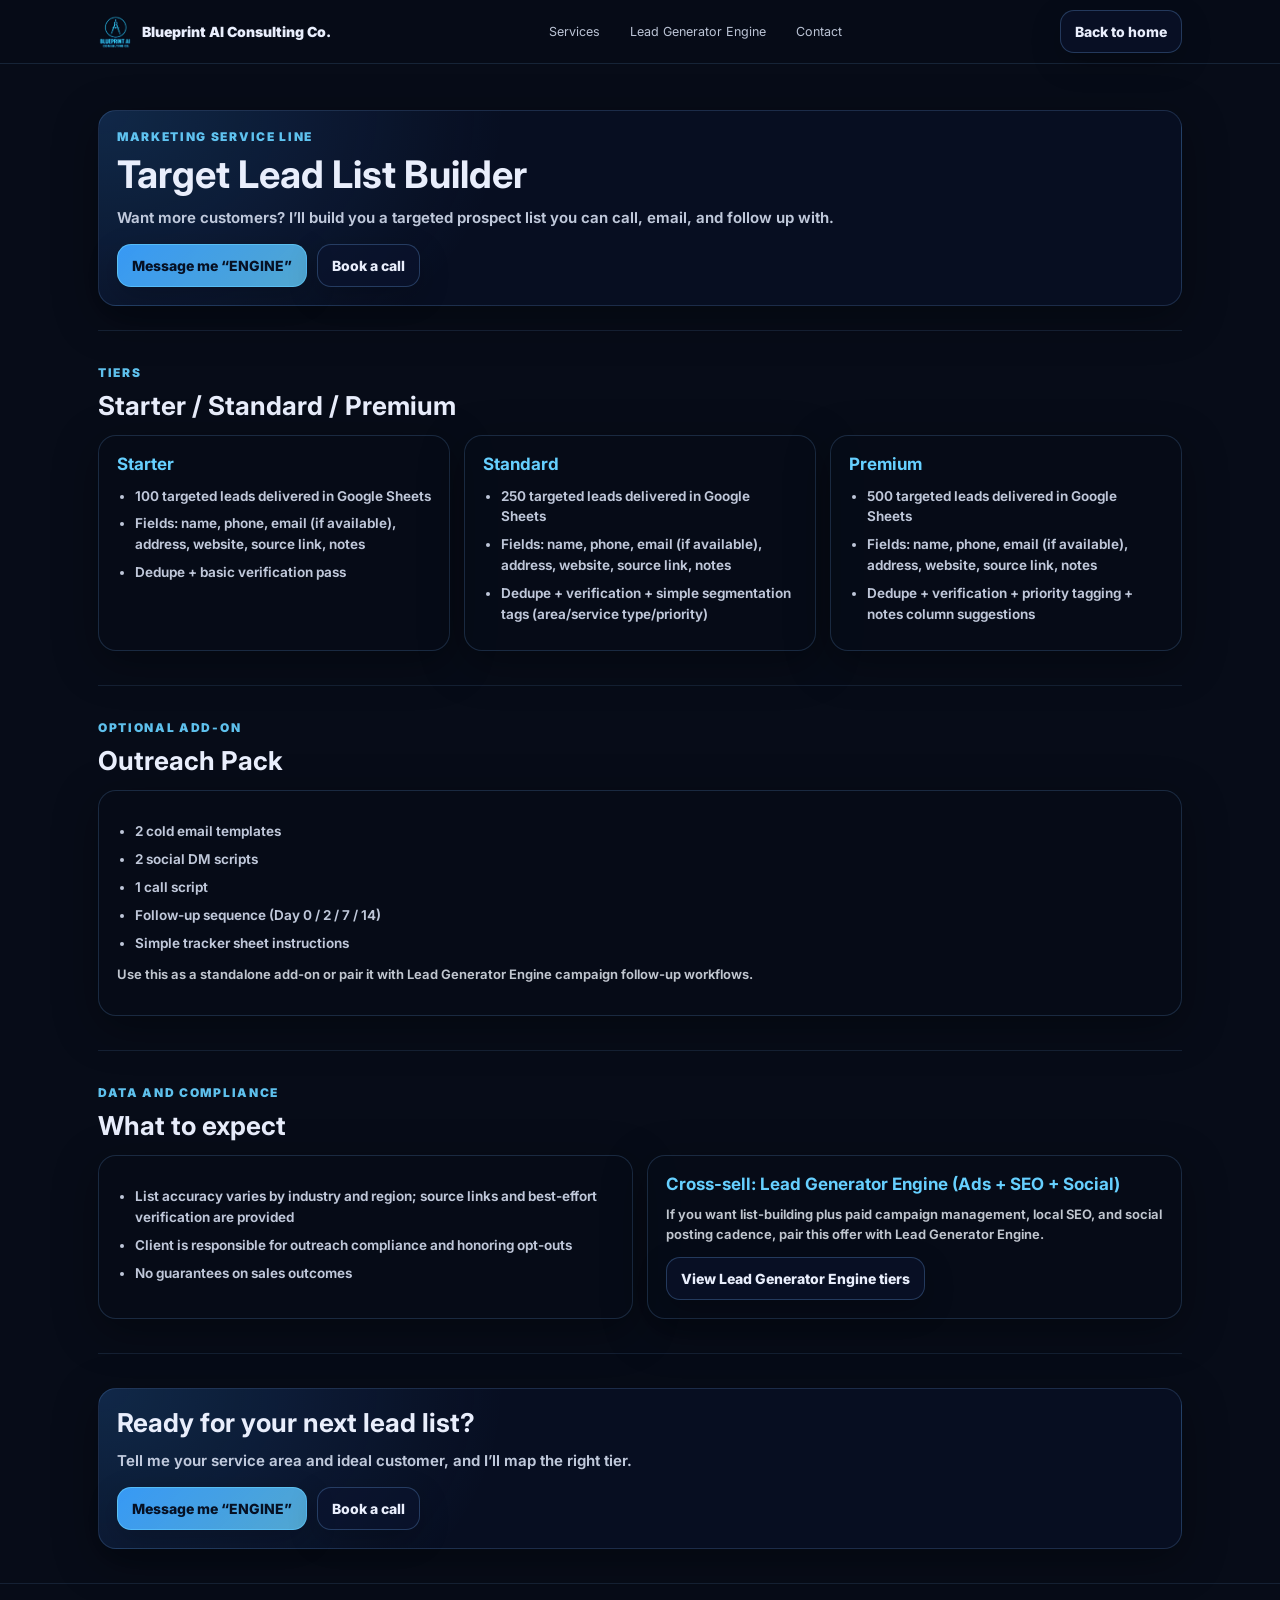
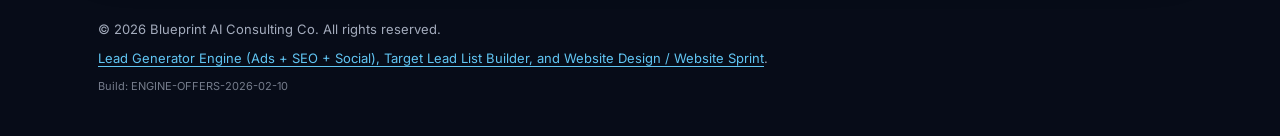
<file: target-lead-list-builder.html>
<!doctype html>
<html lang="en">
<head>
  <meta charset="utf-8" />
  <meta name="viewport" content="width=device-width, initial-scale=1" />
  <meta name="description" content="Target Lead List Builder by Blueprint AI Consulting Co." />
  <meta name="robots" content="index, follow" />
  <meta name="theme-color" content="#070c18" />
  <title>Target Lead List Builder | Blueprint AI Consulting Co.</title>
  <link rel="icon" href="logo.png" type="image/png" />
  <link rel="apple-touch-icon" href="logo.png" />
  <link rel="preconnect" href="https://fonts.googleapis.com" />
  <link rel="preconnect" href="https://fonts.gstatic.com" crossorigin />
  <link href="https://fonts.googleapis.com/css2?family=Inter:wght@400;500;600;700;800;900&display=swap" rel="stylesheet" />
  <link rel="canonical" href="https://blueprintaiconsultingco.com/target-lead-list-builder.html" />
  <style>
    :root{--bg:#070c18;--panel: rgba(7,12,24,.52);--panel2: rgba(10,16,40,.58);--text:#e9eefc;--blue:#3aa0ff;--blue2:#66d0ff;--radius:18px;--border:rgba(120,180,255,.18);--border2:rgba(120,180,255,.26);--shadow:0 12px 44px rgba(0,0,0,.35);}
    *{box-sizing:border-box} html,body{margin:0;padding:0;background:var(--bg);color:var(--text);font-family:Inter,system-ui,-apple-system,Segoe UI,Roboto,Arial,sans-serif}
    a{color:inherit;text-decoration:none} .wrap{max-width:1120px;margin:0 auto;padding:0 18px}
    .topbar{position:sticky;top:0;z-index:20;backdrop-filter:saturate(1.2) blur(8px);background:rgba(7,12,24,.78);border-bottom:1px solid rgba(120,180,255,.14)}
    nav{display:flex;align-items:center;justify-content:space-between;gap:14px;padding:10px 0}
    .brand{display:flex;align-items:center;gap:10px;font-weight:900}.brand img{width:34px;height:34px;object-fit:contain}.name{font-size:14px}
    .links{display:flex;gap:8px;flex-wrap:wrap}.links a{font-size:12.5px;padding:8px 10px;border-radius:999px;border:1px solid transparent;color:rgba(207,216,234,.9)}
    .links a:hover{border-color:rgba(120,180,255,.22);background:rgba(255,255,255,.04)}
    .btn{display:inline-flex;align-items:center;justify-content:center;padding:12px 14px;border-radius:14px;border:1px solid var(--border2);background:rgba(12,20,48,.58);color:var(--text);font-weight:800;font-size:14px;box-shadow:0 10px 30px rgba(0,0,0,.22)}
    .btn.primary{background:linear-gradient(135deg, rgba(58,160,255,.95), rgba(102,208,255,.78));border-color:rgba(102,208,255,.60);color:#061023}
    .hero{padding:46px 0 24px}.card{border-radius:var(--radius);border:1px solid var(--border);background:var(--panel);box-shadow:var(--shadow);padding:18px}
    .hero-card{background:radial-gradient(700px 520px at 0% 0%, rgba(58,160,255,.18), transparent 58%),var(--panel2)}
    h1{font-size:38px;line-height:1.08;margin:0} h2{font-size:26px;margin:0} h3{margin:0;font-size:17px}
    .kicker{color:rgba(102,208,255,.92);font-size:12px;font-weight:900;letter-spacing:.14em;text-transform:uppercase;margin-bottom:10px}
    .sub{margin:12px 0 0;color:rgba(207,216,234,.92);font-size:15px;line-height:1.5;font-weight:650;max-width:75ch}
    section{padding:34px 0;border-top:1px solid rgba(120,180,255,.12)} section:first-of-type{border-top:none}
    .grid2{display:grid;grid-template-columns:repeat(2,minmax(0,1fr));gap:14px;margin-top:14px}
    .grid3{display:grid;grid-template-columns:repeat(3,minmax(0,1fr));gap:14px;margin-top:14px}
    .list{margin:12px 0 0;padding:0 0 0 18px;color:rgba(207,216,234,.92);font-weight:650;line-height:1.55;font-size:13.5px}.list li{margin:7px 0}
    .fineprint{color:rgba(226,232,240,.85);font-weight:650;font-size:13px;line-height:1.55;margin-top:10px}
    .hero-actions{display:flex;gap:10px;flex-wrap:wrap;margin-top:14px}
    .footer{border-top:1px solid rgba(120,180,255,.12);padding:24px 0 32px;color:rgba(207,216,234,.78);font-size:13px}
    @media (max-width:980px){.grid2,.grid3{grid-template-columns:1fr}.links{display:none}h1{font-size:32px}}
  </style>
</head>
<body>
  <div class="topbar">
    <div class="wrap">
      <nav aria-label="Primary">
        <div class="brand">
          <img src="logo.png" alt="Blueprint AI Consulting Co. logo" />
          <div class="name">Blueprint AI Consulting Co.</div>
        </div>
        <div class="links" aria-label="Site pages">
          <a href="index.html#services">Services</a>
          <a href="lead-generator-engine.html">Lead Generator Engine</a>
          <a href="index.html#contact">Contact</a>
        </div>
        <a class="btn" href="index.html">Back to home</a>
      </nav>
    </div>
  </div>

  <div class="wrap">
    <main id="content">
      <section class="hero" aria-label="Hero">
        <div class="card hero-card">
          <div class="kicker">Marketing service line</div>
          <h1>Target Lead List Builder</h1>
          <p class="sub">Want more customers? I’ll build you a targeted prospect list you can call, email, and follow up with.</p>
          <div class="hero-actions">
            <a class="btn primary" href="index.html#contact" data-contact="messenger">Message me “ENGINE”</a>
            <a class="btn" href="#" data-contact="booking">Book a call</a>
          </div>
        </div>
      </section>

      <section aria-label="Tiers">
        <div class="kicker">Tiers</div>
        <h2>Starter / Standard / Premium</h2>
        <div class="grid3">
          <article class="card">
            <h3 style="color:var(--blue2);">Starter</h3>
            <ul class="list">
              <li>100 targeted leads delivered in Google Sheets</li>
              <li>Fields: name, phone, email (if available), address, website, source link, notes</li>
              <li>Dedupe + basic verification pass</li>
            </ul>
          </article>
          <article class="card">
            <h3 style="color:var(--blue2);">Standard</h3>
            <ul class="list">
              <li>250 targeted leads delivered in Google Sheets</li>
              <li>Fields: name, phone, email (if available), address, website, source link, notes</li>
              <li>Dedupe + verification + simple segmentation tags (area/service type/priority)</li>
            </ul>
          </article>
          <article class="card">
            <h3 style="color:var(--blue2);">Premium</h3>
            <ul class="list">
              <li>500 targeted leads delivered in Google Sheets</li>
              <li>Fields: name, phone, email (if available), address, website, source link, notes</li>
              <li>Dedupe + verification + priority tagging + notes column suggestions</li>
            </ul>
          </article>
        </div>
      </section>

      <section aria-label="Outreach pack add-on">
        <div class="kicker">Optional add-on</div>
        <h2>Outreach Pack</h2>
        <div class="card" style="margin-top:14px;">
          <ul class="list">
            <li>2 cold email templates</li>
            <li>2 social DM scripts</li>
            <li>1 call script</li>
            <li>Follow-up sequence (Day 0 / 2 / 7 / 14)</li>
            <li>Simple tracker sheet instructions</li>
          </ul>
          <p class="fineprint">Use this as a standalone add-on or pair it with Lead Generator Engine campaign follow-up workflows.</p>
        </div>
      </section>

      <section aria-label="Data and compliance disclaimer">
        <div class="kicker">Data and compliance</div>
        <h2>What to expect</h2>
        <div class="grid2">
          <article class="card">
            <ul class="list">
              <li>List accuracy varies by industry and region; source links and best-effort verification are provided</li>
              <li>Client is responsible for outreach compliance and honoring opt-outs</li>
              <li>No guarantees on sales outcomes</li>
            </ul>
          </article>
          <article class="card">
            <h3 style="color:var(--blue2);">Cross-sell: Lead Generator Engine (Ads + SEO + Social)</h3>
            <p class="fineprint">If you want list-building plus paid campaign management, local SEO, and social posting cadence, pair this offer with Lead Generator Engine.</p>
            <div class="hero-actions" style="margin-top:12px;">
              <a class="btn" href="lead-generator-engine.html">View Lead Generator Engine tiers</a>
            </div>
          </article>
        </div>
      </section>

      <section aria-label="Call to action">
        <div class="card hero-card">
          <h2>Ready for your next lead list?</h2>
          <p class="sub">Tell me your service area and ideal customer, and I’ll map the right tier.</p>
          <div class="hero-actions">
            <a class="btn primary" href="index.html#contact" data-contact="messenger">Message me “ENGINE”</a>
            <a class="btn" href="#" data-contact="booking">Book a call</a>
          </div>
        </div>
      </section>
    </main>
  </div>

  <footer class="footer" aria-label="Footer">
    <div class="wrap">
      <p>© <span id="year"></span> Blueprint AI Consulting Co. All rights reserved.</p>
      <p><a href="index.html#services" style="text-decoration:underline; text-underline-offset:3px; color:rgba(102,208,255,.95);">Lead Generator Engine (Ads + SEO + Social), Target Lead List Builder, and Website Design / Website Sprint</a>.</p>
      <p style="font-size:11px; opacity:.7; margin-top:6px;">Build: ENGINE-OFFERS-2026-02-10</p>
    </div>
  </footer>

  <script src="contact-config.js"></script>
  <script>
    document.getElementById('year').textContent = new Date().getFullYear();
    const { BOOKING_URL, EMAIL, FACEBOOK_MESSENGER_URL } = window.CONTACT_CONFIG || {};
    document.querySelectorAll('[data-contact="booking"]').forEach((el) => {
      if (BOOKING_URL) { el.setAttribute('href', BOOKING_URL); el.setAttribute('target', '_blank'); el.setAttribute('rel', 'noreferrer'); }
    });
    document.querySelectorAll('[data-contact="messenger"]').forEach((el) => {
      if (FACEBOOK_MESSENGER_URL) { el.setAttribute('href', FACEBOOK_MESSENGER_URL); el.setAttribute('target', '_blank'); el.setAttribute('rel', 'noreferrer'); }
    });
    document.querySelectorAll('[data-contact="email"]').forEach((el) => {
      if (EMAIL) { el.setAttribute('href', `mailto:${EMAIL}`); }
    });
  </script>
</body>
</html>
</file>
<file: site-shell.css>
:root{
  --bg:#050b18;
  --bg-alt:#08142b;
  --panel:#0b1b34cc;
  --panel-solid:#0d1f3a;
  --panel-soft:#0f2846a8;
  --text:#f2f6ff;
  --text-muted:#a8bad2;
  --line:rgba(97,186,255,.2);
  --line-strong:rgba(97,186,255,.38);
  --cyan:#54d4ff;
  --blue:#1da5ff;
  --glow:0 0 28px rgba(84,212,255,.14);
  --radius:18px;
  --max:1160px;
  --shadow:0 22px 54px rgba(2,8,20,.5);
}

*{box-sizing:border-box}
html,body{margin:0;padding:0}
body{
  font-family:Inter,system-ui,-apple-system,Segoe UI,Roboto,Arial,sans-serif;
  color:var(--text);
  line-height:1.45;
  background:
    radial-gradient(920px 520px at 14% 0%, rgba(29,165,255,.16), transparent 64%),
    radial-gradient(760px 520px at 88% 2%, rgba(84,212,255,.11), transparent 62%),
    linear-gradient(180deg,#050b18 0%,#050c1d 48%,#060f22 100%);
}
body::before{
  content:"";
  position:fixed;
  inset:0;
  pointer-events:none;
  background-image:
    linear-gradient(to right, rgba(137,198,255,.06) 1px, transparent 1px),
    linear-gradient(to bottom, rgba(137,198,255,.05) 1px, transparent 1px);
  background-size:56px 56px;
  mask-image:radial-gradient(circle at 50% -10%, black, transparent 82%);
}

a{color:inherit;text-decoration:none}
img{max-width:100%;display:block}
.wrap{max-width:var(--max);margin:0 auto;padding:0 20px}

.topbar{
  position:sticky;
  top:0;
  z-index:60;
  backdrop-filter:blur(11px);
  background:rgba(5,11,24,.82);
  border-bottom:1px solid rgba(97,186,255,.18);
}
nav{display:flex;align-items:center;gap:16px;justify-content:space-between;padding:12px 0}
.brand{display:flex;align-items:center;gap:12px}
.brand img{width:34px;height:34px;filter:drop-shadow(var(--glow))}
.name{font-size:13px;font-weight:800;line-height:1.12;letter-spacing:.03em;text-transform:uppercase}
.links{display:flex;gap:8px;flex-wrap:wrap;justify-content:center;flex:1}
.links a{
  padding:8px 11px;
  border-radius:11px;
  border:1px solid transparent;
  font-size:12.5px;
  font-weight:700;
  color:var(--text-muted);
  letter-spacing:.02em;
}
.links a:hover,.links a[aria-current="page"]{
  border-color:var(--line);
  color:var(--text);
  background:rgba(255,255,255,.02);
}
.cta{display:flex;gap:10px}

.btn{
  display:inline-flex;
  align-items:center;
  justify-content:center;
  padding:11px 14px;
  border-radius:13px;
  border:1px solid var(--line-strong);
  background:linear-gradient(180deg,rgba(12,30,55,.9),rgba(8,21,40,.96));
  color:var(--text);
  font-size:13px;
  font-weight:780;
}
.btn.primary{
  color:#031322;
  background:linear-gradient(135deg, rgba(84,212,255,.98), rgba(44,158,246,.96));
  border-color:rgba(140,233,255,.86);
  box-shadow:var(--glow);
}
main{padding:34px 0 70px}
section{padding:26px 0}

.card{
  border-radius:var(--radius);
  border:1px solid var(--line);
  background:linear-gradient(160deg,var(--panel),rgba(8,21,40,.9));
  box-shadow:var(--shadow);
  padding:22px;
  position:relative;
  overflow:hidden;
}
.card::after{
  content:"";
  position:absolute;
  inset:0;
  border-radius:inherit;
  pointer-events:none;
  background:linear-gradient(130deg,rgba(84,212,255,.08),transparent 48%);
}
.hero-card{padding:28px;background:linear-gradient(160deg,rgba(9,27,50,.94),rgba(6,17,34,.96))}
.kicker{
  margin:0 0 10px;
  color:var(--cyan);
  text-transform:uppercase;
  letter-spacing:.16em;
  font-size:11px;
  font-weight:840;
}
h1{margin:0;font-size:clamp(2rem,4vw,3.3rem);line-height:1.03;letter-spacing:-.03em}
h2{margin:0;font-size:clamp(1.4rem,2.4vw,2rem);letter-spacing:-.02em}
h3{margin:0;font-size:1.08rem}
.sub{margin:14px 0 0;color:var(--text-muted);max-width:70ch;font-weight:560}
.fineprint{margin:11px 0 0;color:var(--text-muted);font-size:.96rem}

.grid2,.grid3,.service-grid{display:grid;gap:14px}
.grid2{grid-template-columns:repeat(2,minmax(0,1fr))}
.grid3{grid-template-columns:repeat(3,minmax(0,1fr))}
.service-grid{grid-template-columns:repeat(3,minmax(0,1fr))}

.pill-row{display:flex;gap:9px;flex-wrap:wrap;margin-top:14px}
.pill{padding:7px 10px;border-radius:999px;border:1px solid var(--line);color:#d3e5fa;background:rgba(84,212,255,.05);font-size:12px;font-weight:700}
.section-intro{max-width:760px}
.outcome{margin:10px 0 0;color:#d6e6fb;font-size:.9rem;font-weight:600}
.spotlight{padding:24px}
.includes-grid,.proof-grid,.deliverables{
  display:grid;
  gap:12px;
  margin-top:16px;
}
.includes-grid{grid-template-columns:repeat(3,minmax(0,1fr))}
.mini-card{
  border-radius:14px;
  border:1px solid rgba(97,186,255,.22);
  background:rgba(8,26,49,.7);
  padding:14px;
}
.proof-grid{grid-template-columns:repeat(3,minmax(0,1fr))}
.proof-card{padding:18px}
.deliverables{
  grid-template-columns:repeat(3,minmax(0,1fr));
  margin-top:14px;
}
.deliverables .pill{
  text-align:center;
  justify-self:stretch;
  border-radius:12px;
  padding:10px 11px;
}
.metric{padding:14px;border-radius:14px;border:1px solid rgba(97,186,255,.24);background:rgba(11,31,58,.65)}
.metric strong{display:block;font-size:1.3rem;color:var(--cyan);margin-bottom:4px}
.list{margin:10px 0 0;padding:0 0 0 18px;color:var(--text-muted)}
.list li{margin:7px 0}
.hero-actions{display:flex;gap:10px;flex-wrap:wrap;margin-top:16px}

.panel-label{display:inline-block;padding:5px 9px;border-radius:7px;border:1px solid var(--line);background:rgba(84,212,255,.08);font-size:11px;font-weight:760;letter-spacing:.08em;text-transform:uppercase;margin-bottom:8px}
.image-panel img{border-radius:14px;border:1px solid rgba(97,186,255,.25);min-height:100%;object-fit:cover}
.watermark-logo{position:absolute;right:18px;bottom:18px;width:62px;opacity:.14}
.founder-trust-grid{align-items:stretch}
.founder-trust-image{
  background:linear-gradient(180deg, rgba(11,30,56,.92), rgba(7,17,33,.96));
  border-color:rgba(126,200,255,.32);
  box-shadow:0 20px 48px rgba(2,9,22,.45), 0 0 18px rgba(42,149,255,.16);
}
.founder-trust-image img{
  width:100%;
  min-height:420px;
  max-height:560px;
  object-position:50% 28%;
}
.founder-trust-copy .sub{max-width:46ch}
.founder-trust-copy .fineprint{
  margin-top:10px;
  max-width:58ch;
}

.real-businesses-section{
  padding:24px;
  background:linear-gradient(160deg, rgba(9,24,44,.95), rgba(7,17,32,.97));
}
.real-businesses-grid{
  display:grid;
  grid-template-columns:1fr minmax(360px, 1.08fr);
  gap:22px;
  align-items:center;
}
.real-businesses-copy .sub{max-width:58ch}
.workspace-proof-frame{
  border-radius:20px;
  padding:10px;
  border:1px solid rgba(125,199,255,.33);
  background:linear-gradient(180deg, rgba(12,33,60,.86), rgba(9,21,41,.95));
  box-shadow:
    0 26px 58px rgba(2,8,20,.5),
    0 0 28px rgba(33,137,255,.18);
}
.workspace-proof-frame img{
  width:100%;
  min-height:420px;
  max-height:520px;
  object-fit:cover;
  object-position:50% 42%;
  border-radius:14px;
  border:1px solid rgba(122,200,255,.26);
}

.reviews-shell{padding:24px}
.reviews-header{max-width:760px}
.reviews-header .sub strong{color:var(--text)}
.review-cards{
  margin-top:18px;
  display:grid;
  grid-template-columns:repeat(2,minmax(0,1fr));
  gap:14px;
}
.review-card{
  border-radius:14px;
  border:1px solid rgba(97,186,255,.22);
  background:linear-gradient(160deg, rgba(8,24,46,.94), rgba(7,18,35,.96));
  padding:18px;
  min-height:220px;
  display:flex;
  flex-direction:column;
}
.review-copy{
  margin:0;
  color:#d6e4f7;
  font-size:.95rem;
  line-height:1.45;
  flex:1;
}
.review-footer{
  margin-top:14px;
  display:flex;
  justify-content:space-between;
  align-items:flex-end;
  gap:12px;
}
.review-meta{
  margin:0;
  color:var(--text-muted);
  font-size:.84rem;
  letter-spacing:.03em;
  text-transform:uppercase;
}
.review-detail{
  display:block;
  margin-top:4px;
  color:#9cb5d7;
  font-size:.78rem;
  letter-spacing:.02em;
  text-transform:none;
}
.review-source{
  display:inline-flex;
  align-items:center;
  padding:6px 10px;
  border-radius:999px;
  border:1px solid rgba(133,212,255,.35);
  background:rgba(15,40,70,.8);
  color:#bfe9ff;
  font-size:.72rem;
  letter-spacing:.03em;
  text-transform:uppercase;
  white-space:nowrap;
}

.footer{padding:30px 0 44px;border-top:1px solid rgba(97,186,255,.16);color:var(--text-muted);font-size:13px}
.footer-brand{display:flex;align-items:center;gap:10px}
.footer-brand img{width:30px;height:30px;opacity:.85}

@media (max-width:1024px){
  .service-grid{grid-template-columns:repeat(2,minmax(0,1fr))}
  .grid3{grid-template-columns:1fr}
  .review-cards{grid-template-columns:repeat(2,minmax(0,1fr))}
  .real-businesses-grid{
    grid-template-columns:1fr;
    gap:16px;
  }
  .workspace-proof-frame img{
    min-height:360px;
    object-position:50% 38%;
  }
  .founder-trust-image img{
    min-height:360px;
    max-height:460px;
    object-position:50% 24%;
  }
}
@media (max-width:880px){
  .links{display:none}
  .grid2,.service-grid{grid-template-columns:1fr}
  .review-cards{grid-template-columns:1fr}
  .review-card{min-height:unset}
  .review-footer{
    flex-direction:column;
    align-items:flex-start;
  }
  .cta{width:100%}
  .cta .btn{width:100%}
  .real-businesses-section{padding:20px}
  .workspace-proof-frame{padding:8px}
  .workspace-proof-frame img{
    min-height:300px;
    max-height:360px;
    object-position:52% 40%;
  }
  .founder-trust-image img{
    min-height:300px;
    max-height:380px;
    object-position:50% 22%;
  }
}
</file>
